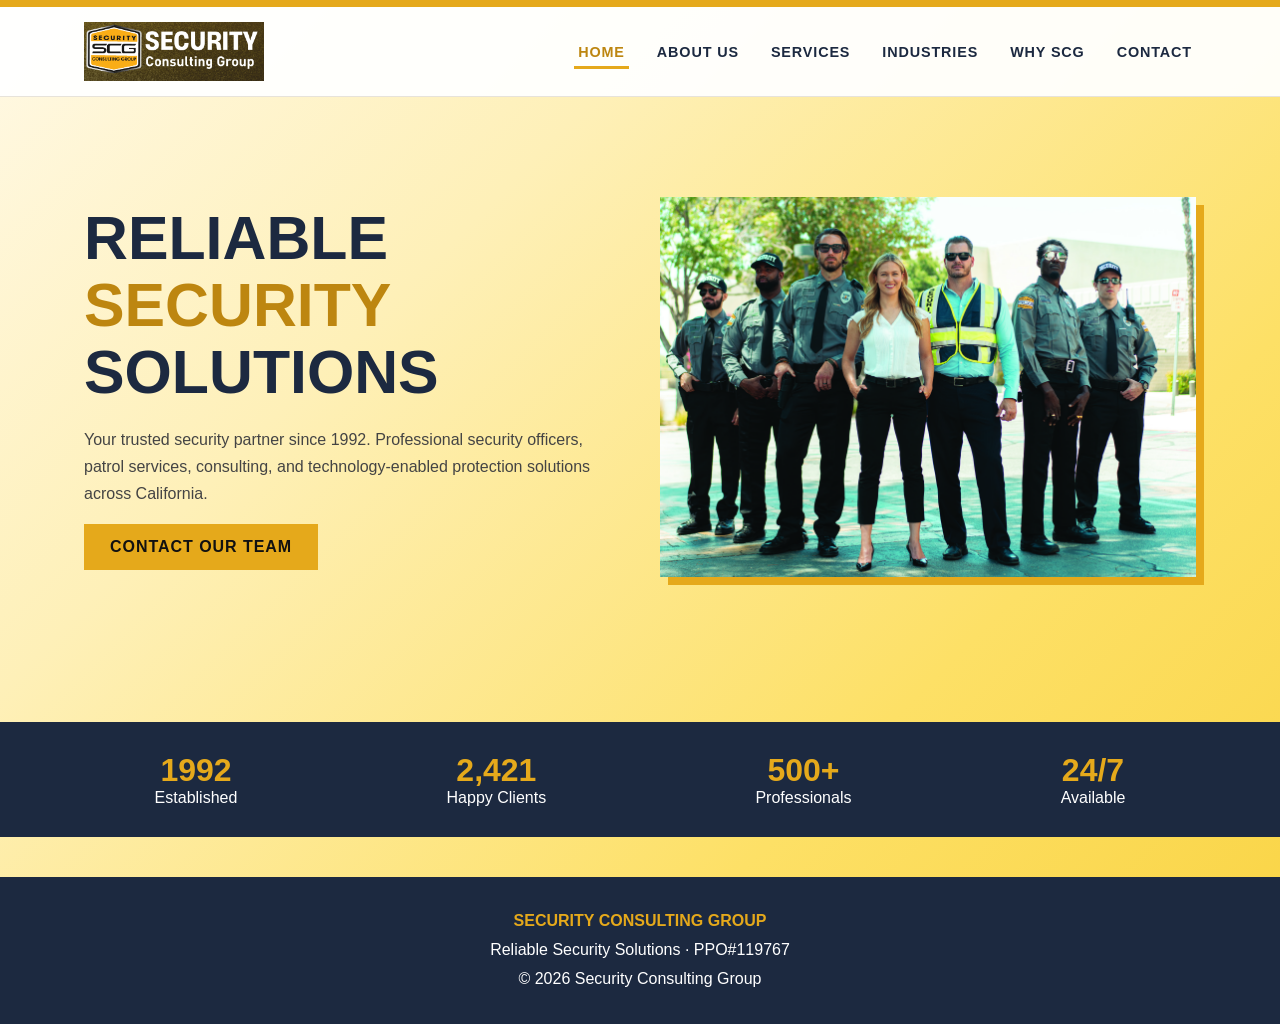
<file: index.html>
<!DOCTYPE html>
<html lang="en">
<head><meta charset="UTF-8"><meta name="viewport" content="width=device-width, initial-scale=1.0">
<title>SCG | Home</title><link rel="stylesheet" href="style.css"></head>
<body><div class="top-strip"></div><header><div class="nav-wrap">
<a class="brand" href="index.html"><img src="images/scg_logo_wordmark.png" alt="Security Consulting Group logo"></a>
<ul class="nav-links"><li><a href="index.html" class="active">Home</a></li><li><a href="about.html">About Us</a></li><li><a href="services.html">Services</a></li><li><a href="industries.html">Industries</a></li><li><a href="why-scg.html">Why SCG</a></li><li><a href="contact.html">Contact</a></li></ul></div></header>

<section><div class="hero"><div>
<h1>Reliable <span>Security</span> Solutions</h1>
<p>Your trusted security partner since 1992. Professional security officers, patrol services, consulting, and technology-enabled protection solutions across California.</p>
<a href="contact.html" class="btn">Contact Our Team</a></div>
<div class="hero-img"><img src="images/page_01_cover_security_team.jpeg" alt="Security team"></div></div></section>
<div class="stats"><div class="stats-inner"><div><strong>1992</strong>Established</div><div><strong>2,421</strong>Happy Clients</div><div><strong>500+</strong>Professionals</div><div><strong>24/7</strong>Available</div></div></div>

<footer><strong>SECURITY CONSULTING GROUP</strong><br>Reliable Security Solutions · PPO#119767<br>© 2026 Security Consulting Group</footer>
</body></html>
</file>
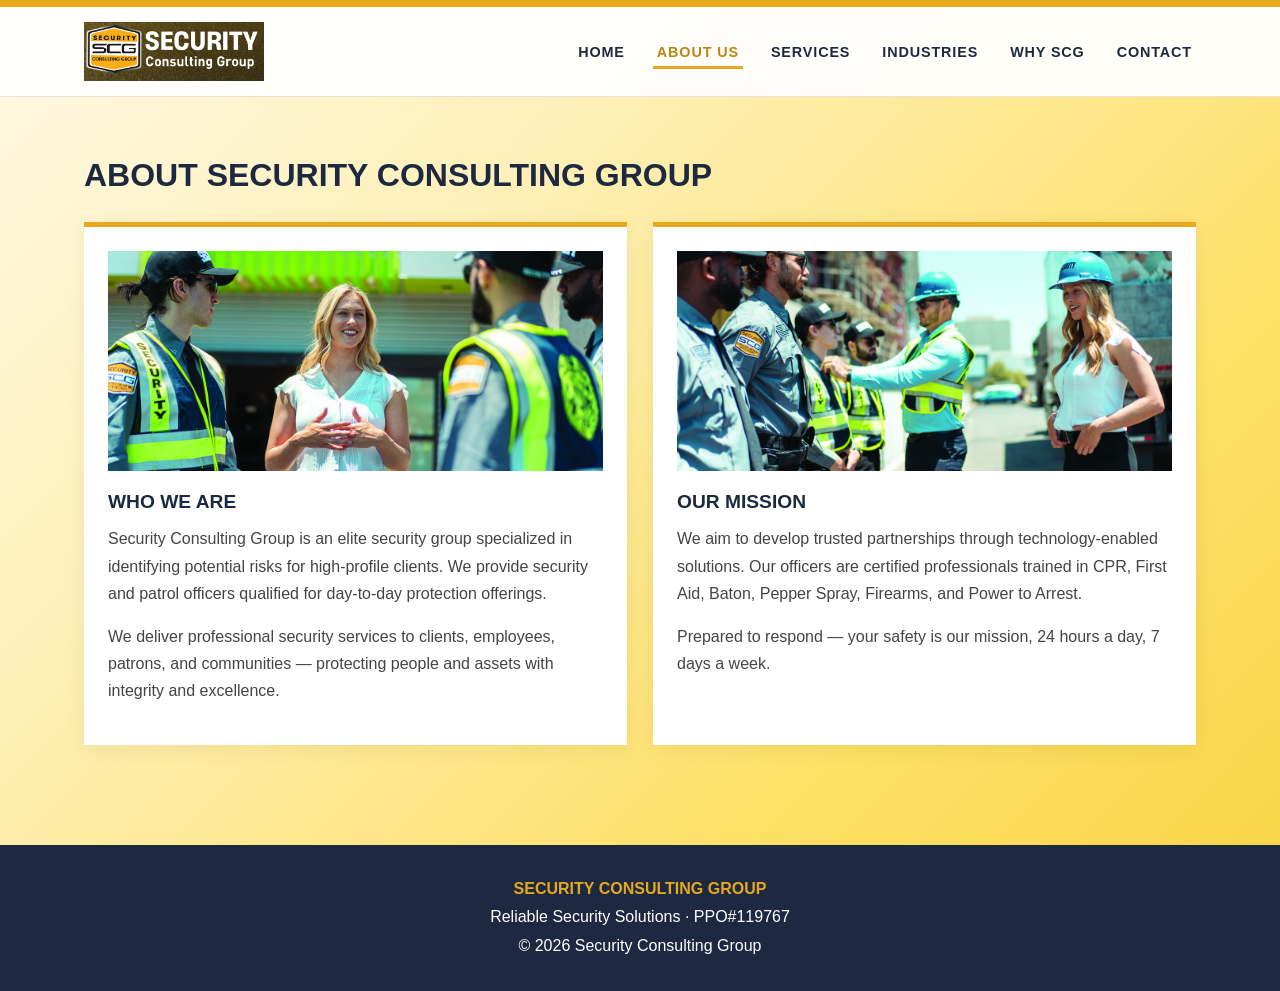
<file: about.html>
<!DOCTYPE html>
<html lang="en">
<head><meta charset="UTF-8"><meta name="viewport" content="width=device-width, initial-scale=1.0">
<title>SCG | About Us</title><link rel="stylesheet" href="style.css"></head>
<body><div class="top-strip"></div><header><div class="nav-wrap">
<a class="brand" href="index.html"><img src="images/scg_logo_wordmark.png" alt="Security Consulting Group logo"></a>
<ul class="nav-links"><li><a href="index.html">Home</a></li><li><a href="about.html" class="active">About Us</a></li><li><a href="services.html">Services</a></li><li><a href="industries.html">Industries</a></li><li><a href="why-scg.html">Why SCG</a></li><li><a href="contact.html">Contact</a></li></ul></div></header>

<section><h2>About Security Consulting Group</h2><div class="grid">
<div class="card card-pad"><img src="images/page_04_security_consulting_team.jpeg" alt="Security consulting team"><h3>Who We Are</h3>
<p>Security Consulting Group is an elite security group specialized in identifying potential risks for high-profile clients. We provide security and patrol officers qualified for day-to-day protection offerings.</p>
<p>We deliver professional security services to clients, employees, patrons, and communities — protecting people and assets with integrity and excellence.</p></div>
<div class="card card-pad"><img src="images/page_11_uniformed_security_officer.jpeg" alt="Uniformed security officer"><h3>Our Mission</h3>
<p>We aim to develop trusted partnerships through technology-enabled solutions. Our officers are certified professionals trained in CPR, First Aid, Baton, Pepper Spray, Firearms, and Power to Arrest.</p>
<p>Prepared to respond — your safety is our mission, 24 hours a day, 7 days a week.</p></div>
</div></section>

<footer><strong>SECURITY CONSULTING GROUP</strong><br>Reliable Security Solutions · PPO#119767<br>© 2026 Security Consulting Group</footer>
</body></html>
</file>
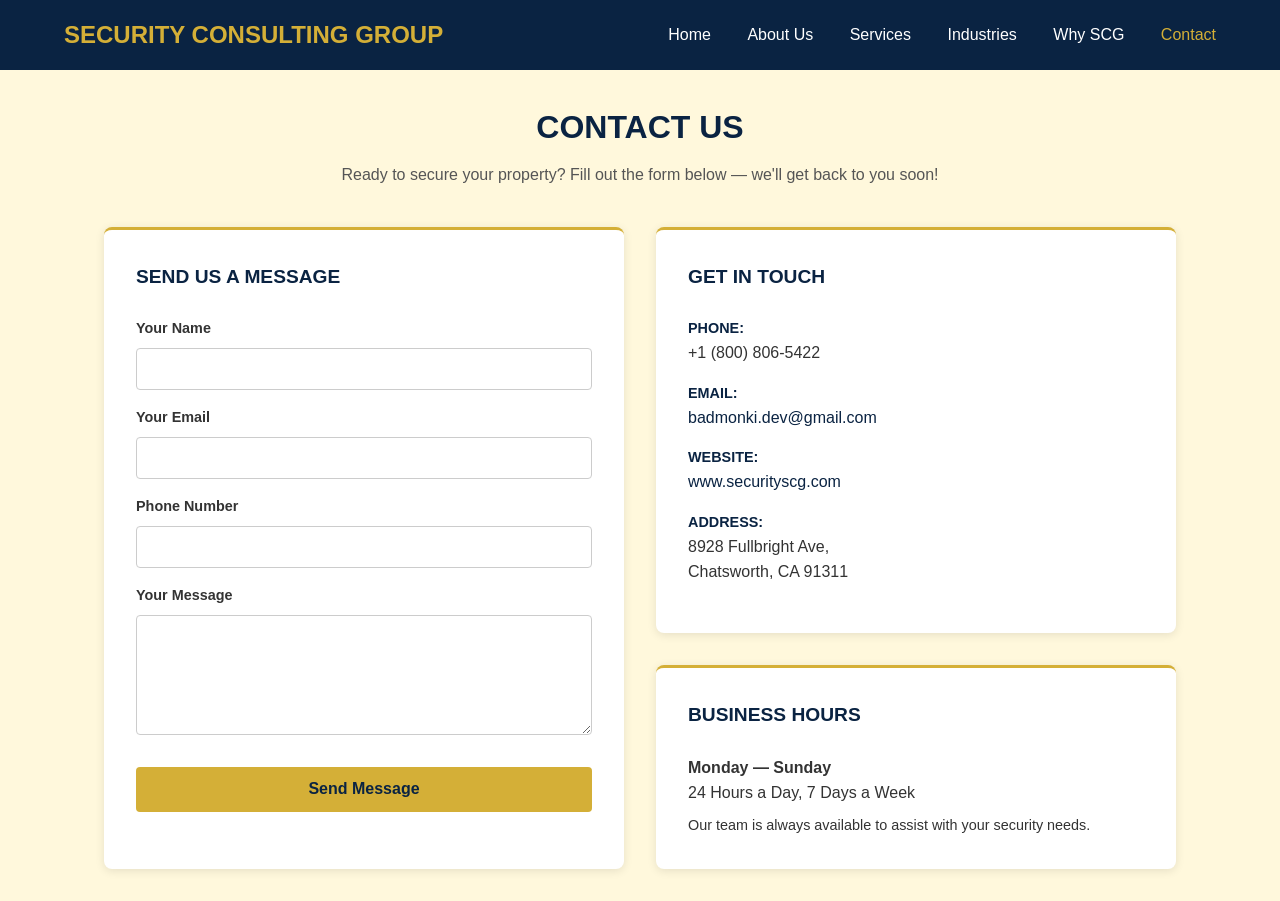
<file: contact.html>
<!DOCTYPE html>
<html lang="en">
<head>
    <meta charset="UTF-8">
    <meta name="viewport" content="width=device-width, initial-scale=1.0">
    <title>Contact Us - Security Consulting Group</title>
    <style>
        * {
            box-sizing: border-box;
            margin: 0;
            padding: 0;
            font-family: Arial, sans-serif;
        }

        body {
            background-color: #fff8dc;
            color: #333;
            line-height: 1.6;
        }

        header {
            background-color: #0a2342;
            padding: 1rem 5%;
            display: flex;
            justify-content: space-between;
            align-items: center;
        }

        .logo {
            color: #d4af37;
            font-size: 1.5rem;
            font-weight: bold;
        }

        nav a {
            color: white;
            text-decoration: none;
            margin-left: 2rem;
        }

        nav a:hover {
            color: #d4af37;
        }

        .container {
            max-width: 1200px;
            margin: 0 auto;
            padding: 2rem 5%;
        }

        h1 {
            text-align: center;
            color: #0a2342;
            font-size: 2rem;
            margin-bottom: 0.5rem;
        }

        .subtitle {
            text-align: center;
            color: #555;
            margin-bottom: 2.5rem;
        }

        .content-wrapper {
            display: grid;
            grid-template-columns: 1fr 1fr;
            gap: 2rem;
        }

        .card {
            background: white;
            padding: 2rem;
            border-radius: 8px;
            box-shadow: 0 2px 10px rgba(0,0,0,0.1);
            border-top: 3px solid #d4af37;
        }

        .card h2 {
            color: #0a2342;
            font-size: 1.2rem;
            margin-bottom: 1.5rem;
            text-transform: uppercase;
        }

        .form-group {
            margin-bottom: 1rem;
        }

        label {
            display: block;
            margin-bottom: 0.5rem;
            font-weight: bold;
            font-size: 0.9rem;
        }

        input, textarea {
            width: 100%;
            padding: 0.75rem;
            border: 1px solid #ccc;
            border-radius: 4px;
            font-size: 0.9rem;
        }

        textarea {
            min-height: 120px;
            resize: vertical;
        }

        button {
            background-color: #d4af37;
            color: #0a2342;
            border: none;
            padding: 0.85rem 2rem;
            font-size: 1rem;
            font-weight: bold;
            border-radius: 4px;
            cursor: pointer;
            width: 100%;
            margin-top: 0.5rem;
        }

        button:hover {
            background-color: #c99b2c;
        }

        .info-item {
            margin-bottom: 1rem;
        }

        .info-item strong {
            display: block;
            color: #0a2342;
            font-size: 0.9rem;
            text-transform: uppercase;
        }

        .info-item a {
            color: #0a2342;
            text-decoration: none;
        }

        .info-item a:hover {
            text-decoration: underline;
        }

        .hours {
            margin-top: 2rem;
        }

        @media (max-width: 768px) {
            .content-wrapper {
                grid-template-columns: 1fr;
            }
        }
    </style>
</head>
<body>

    <header>
        <div class="logo">SECURITY CONSULTING GROUP</div>
        <nav>
            <a href="index.html">Home</a>
            <a href="about.html">About Us</a>
            <a href="services.html">Services</a>
            <a href="industries.html">Industries</a>
            <a href="why-scg.html">Why SCG</a>
            <a href="contact.html" style="color: #d4af37;">Contact</a>
        </nav>
    </header>

    <div class="container">
        <h1>CONTACT US</h1>
        <p class="subtitle">Ready to secure your property? Fill out the form below — we'll get back to you soon!</p>

        <div class="content-wrapper">
            <!-- ✅ CONTACT FORM with Formspree -->
            <div class="card">
                <h2>Send Us a Message</h2>

                <form action="https://formspree.io/f/xoedlykn" method="POST">

                    <div class="form-group">
                        <label for="name">Your Name</label>
                        <input type="text" id="name" name="name" required>
                    </div>

                    <div class="form-group">
                        <label for="email">Your Email</label>
                        <input type="email" id="email" name="email" required>
                    </div>

                    <div class="form-group">
                        <label for="phone">Phone Number</label>
                        <input type="tel" id="phone" name="phone">
                    </div>

                    <div class="form-group">
                        <label for="message">Your Message</label>
                        <textarea id="message" name="message" required></textarea>
                    </div>

                    <button type="submit">Send Message</button>
                </form>
            </div>

            <!-- ✅ GET IN TOUCH INFO -->
            <div>
                <div class="card">
                    <h2>Get In Touch</h2>

                    <div class="info-item">
                        <strong>Phone:</strong>
                        +1 (800) 806-5422
                    </div>

                    <div class="info-item">
                        <strong>Email:</strong>
                        <a href="mailto:badmonki.dev@gmail.com">badmonki.dev@gmail.com</a>
                    </div>

                    <div class="info-item">
                        <strong>Website:</strong>
                        <a href="https://www.securityscg.com" target="_blank">www.securityscg.com</a>
                    </div>

                    <div class="info-item">
                        <strong>Address:</strong>
                        8928 Fullbright Ave,<br>
                        Chatsworth, CA 91311
                    </div>
                </div>

                <div class="card hours">
                    <h2>Business Hours</h2>
                    <p><strong>Monday — Sunday</strong></p>
                    <p>24 Hours a Day, 7 Days a Week</p>
                    <p style="margin-top: 0.5rem; font-size: 0.9rem;">Our team is always available to assist with your security needs.</p>
                </div>
            </div>
        </div>
    </div>

</body>
</html>
</file>
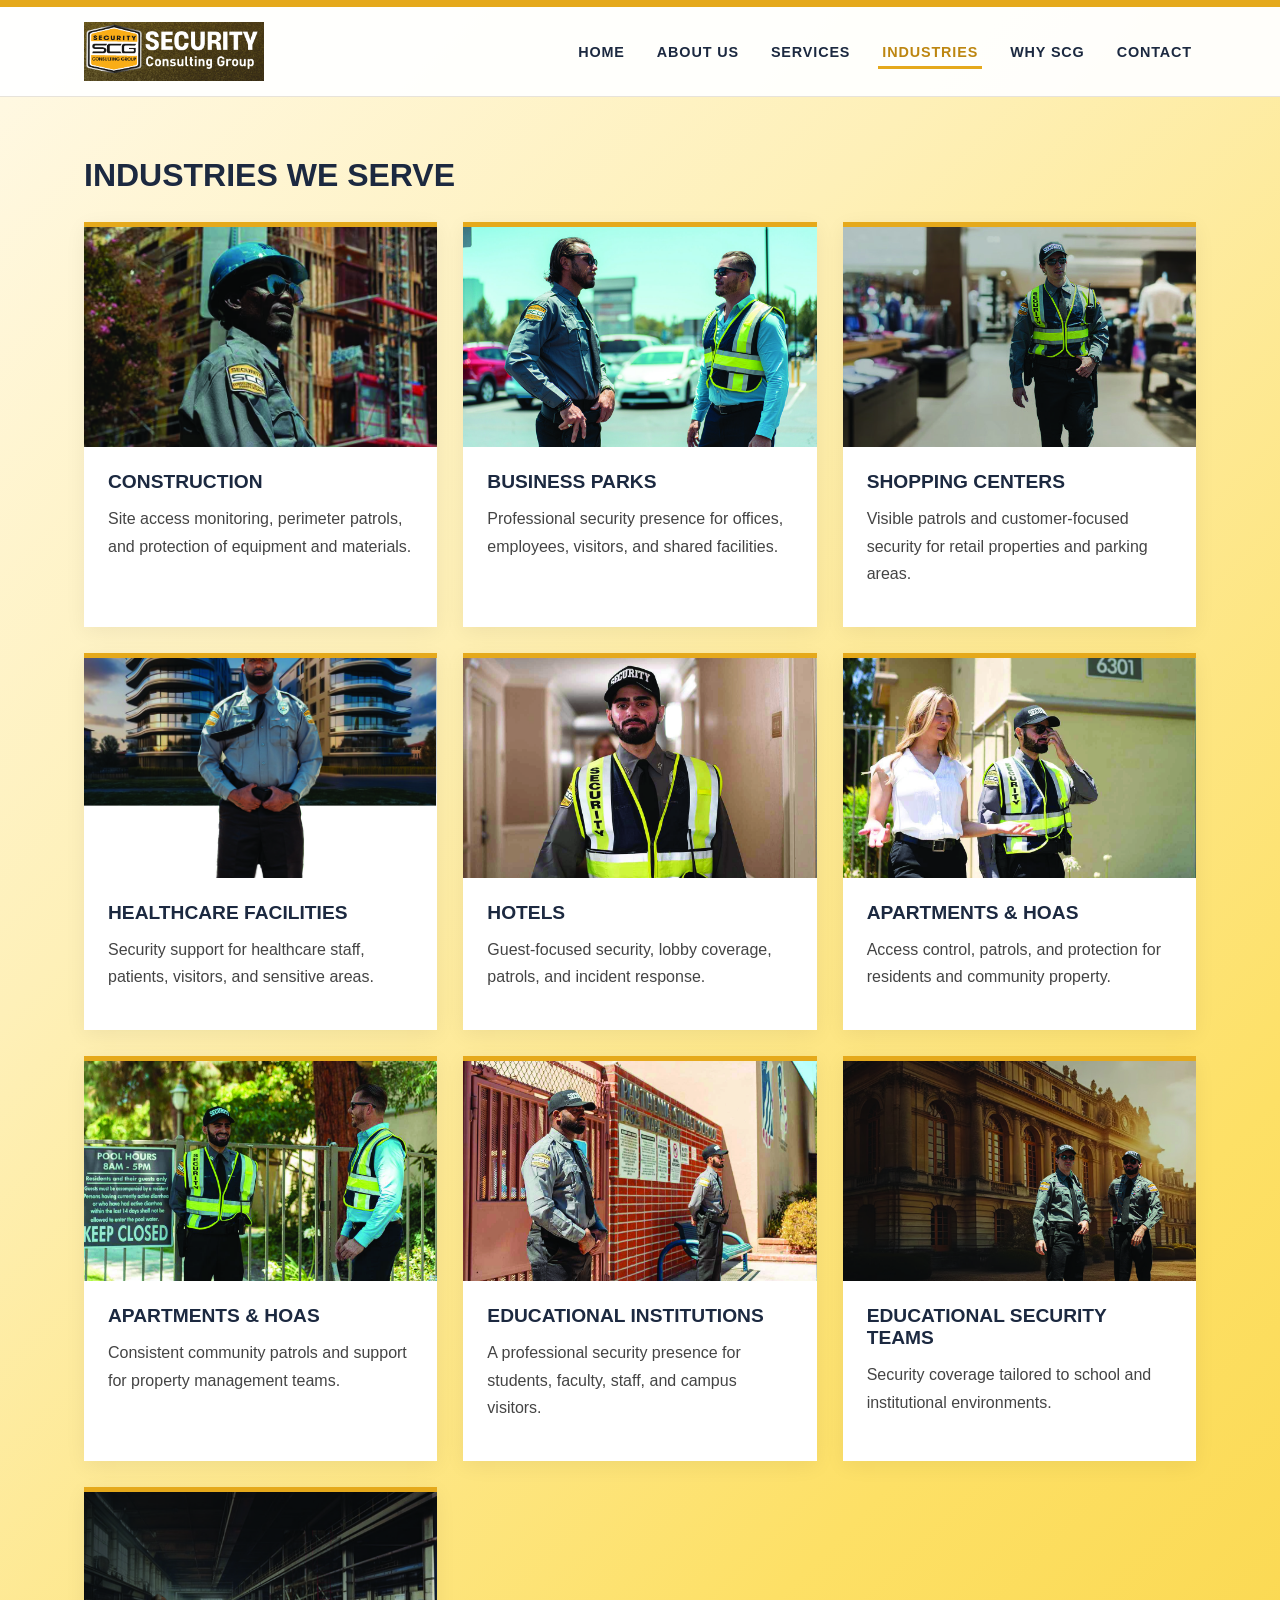
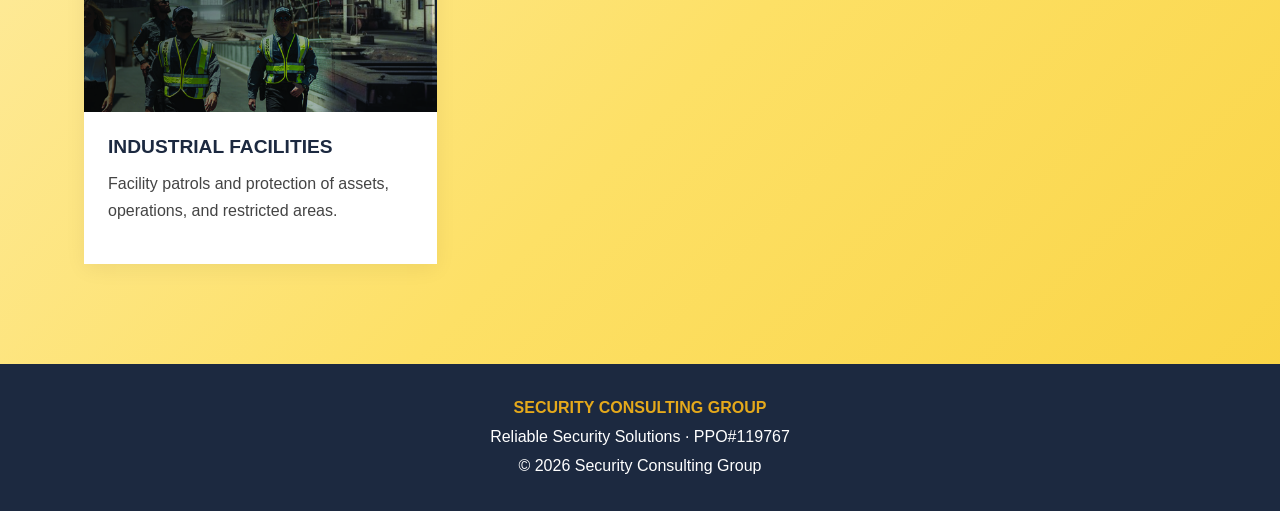
<file: industries.html>
<!DOCTYPE html>
<html lang="en">
<head><meta charset="UTF-8"><meta name="viewport" content="width=device-width, initial-scale=1.0">
<title>SCG | Industries</title><link rel="stylesheet" href="style.css"></head>
<body><div class="top-strip"></div><header><div class="nav-wrap">
<a class="brand" href="index.html"><img src="images/scg_logo_wordmark.png" alt="Security Consulting Group logo"></a>
<ul class="nav-links"><li><a href="index.html">Home</a></li><li><a href="about.html">About Us</a></li><li><a href="services.html">Services</a></li><li><a href="industries.html" class="active">Industries</a></li><li><a href="why-scg.html">Why SCG</a></li><li><a href="contact.html">Contact</a></li></ul></div></header>
<section><h2>Industries We Serve</h2><div class="grid"><article class="card"><img src="images/page_16_construction_site_security_detail.jpeg" alt="Construction"><div class="card-body"><h3>Construction</h3><p>Site access monitoring, perimeter patrols, and protection of equipment and materials.</p></div></article><article class="card"><img src="images/page_17_business_park_security.jpeg" alt="Business Parks"><div class="card-body"><h3>Business Parks</h3><p>Professional security presence for offices, employees, visitors, and shared facilities.</p></div></article><article class="card"><img src="images/page_18_shopping_center_security.jpeg" alt="Shopping Centers"><div class="card-body"><h3>Shopping Centers</h3><p>Visible patrols and customer-focused security for retail properties and parking areas.</p></div></article><article class="card"><img src="images/page_19_healthcare_facilities_security.jpeg" alt="Healthcare Facilities"><div class="card-body"><h3>Healthcare Facilities</h3><p>Security support for healthcare staff, patients, visitors, and sensitive areas.</p></div></article><article class="card"><img src="images/page_20_hotel_motel_security.jpeg" alt="Hotels"><div class="card-body"><h3>Hotels</h3><p>Guest-focused security, lobby coverage, patrols, and incident response.</p></div></article><article class="card"><img src="images/page_21_apartment_hoa_security.jpeg" alt="Apartments & HOAs"><div class="card-body"><h3>Apartments & HOAs</h3><p>Access control, patrols, and protection for residents and community property.</p></div></article><article class="card"><img src="images/page_22_apartment_hoa_security_detail.jpeg" alt="Apartments & HOAs"><div class="card-body"><h3>Apartments & HOAs</h3><p>Consistent community patrols and support for property management teams.</p></div></article><article class="card"><img src="images/page_23_educational_institutional_security.jpeg" alt="Educational Institutions"><div class="card-body"><h3>Educational Institutions</h3><p>A professional security presence for students, faculty, staff, and campus visitors.</p></div></article><article class="card"><img src="images/page_24_educational_security_team.jpeg" alt="Educational Security Teams"><div class="card-body"><h3>Educational Security Teams</h3><p>Security coverage tailored to school and institutional environments.</p></div></article><article class="card"><img src="images/page_25_industrial_security.jpeg" alt="Industrial Facilities"><div class="card-body"><h3>Industrial Facilities</h3><p>Facility patrols and protection of assets, operations, and restricted areas.</p></div></article></div></section>
<footer><strong>SECURITY CONSULTING GROUP</strong><br>Reliable Security Solutions · PPO#119767<br>© 2026 Security Consulting Group</footer>
</body></html>
</file>
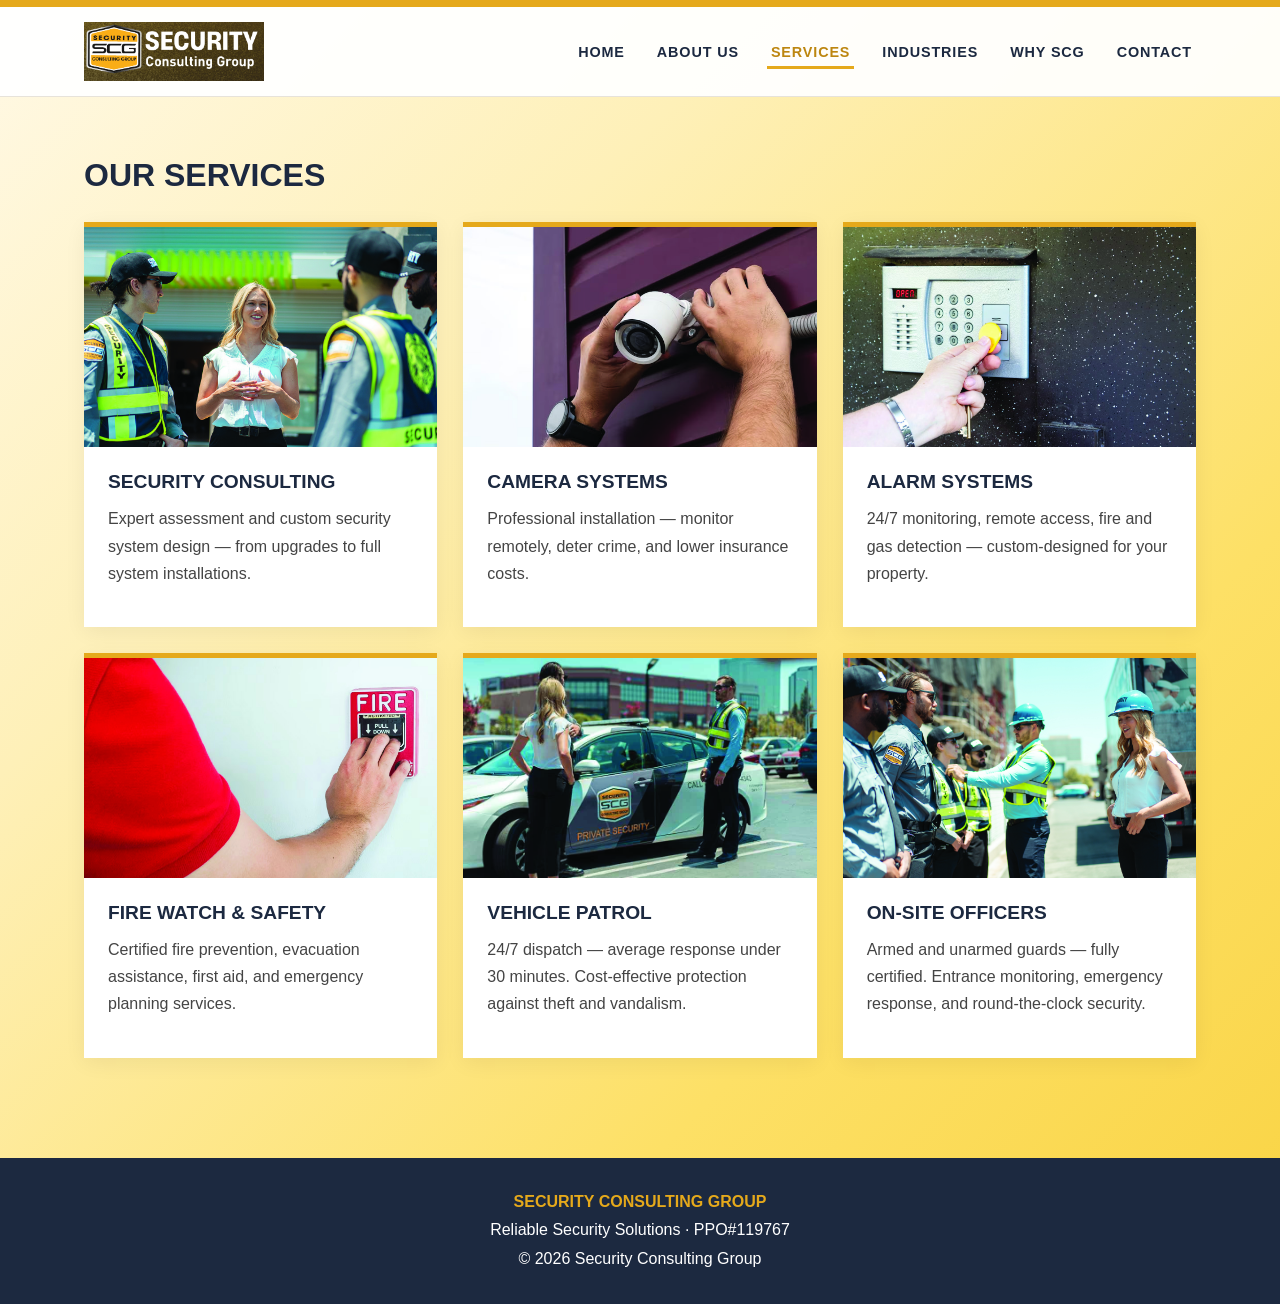
<file: services.html>
<!DOCTYPE html>
<html lang="en">
<head><meta charset="UTF-8"><meta name="viewport" content="width=device-width, initial-scale=1.0">
<title>SCG | Services</title><link rel="stylesheet" href="style.css"></head>
<body><div class="top-strip"></div><header><div class="nav-wrap">
<a class="brand" href="index.html"><img src="images/scg_logo_wordmark.png" alt="Security Consulting Group logo"></a>
<ul class="nav-links"><li><a href="index.html">Home</a></li><li><a href="about.html">About Us</a></li><li><a href="services.html" class="active">Services</a></li><li><a href="industries.html">Industries</a></li><li><a href="why-scg.html">Why SCG</a></li><li><a href="contact.html">Contact</a></li></ul></div></header>
<section><h2>Our Services</h2><div class="grid"><article class="card"><img src="images/page_04_security_consulting_team.jpeg" alt="Security Consulting"><div class="card-body"><h3>Security Consulting</h3><p>Expert assessment and custom security system design — from upgrades to full system installations.</p></div></article><article class="card"><img src="images/page_05_security_camera_installation.jpeg" alt="Camera Systems"><div class="card-body"><h3>Camera Systems</h3><p>Professional installation — monitor remotely, deter crime, and lower insurance costs.</p></div></article><article class="card"><img src="images/page_06_alarm_system.jpeg" alt="Alarm Systems"><div class="card-body"><h3>Alarm Systems</h3><p>24/7 monitoring, remote access, fire and gas detection — custom-designed for your property.</p></div></article><article class="card"><img src="images/page_07_fire_watch_safety.jpeg" alt="Fire Watch & Safety"><div class="card-body"><h3>Fire Watch & Safety</h3><p>Certified fire prevention, evacuation assistance, first aid, and emergency planning services.</p></div></article><article class="card"><img src="images/page_08_marked_vehicle_patrol.jpeg" alt="Vehicle Patrol"><div class="card-body"><h3>Vehicle Patrol</h3><p>24/7 dispatch — average response under 30 minutes. Cost-effective protection against theft and vandalism.</p></div></article><article class="card"><img src="images/page_11_uniformed_security_officer.jpeg" alt="On-Site Officers"><div class="card-body"><h3>On-Site Officers</h3><p>Armed and unarmed guards — fully certified. Entrance monitoring, emergency response, and round-the-clock security.</p></div></article></div></section>
<footer><strong>SECURITY CONSULTING GROUP</strong><br>Reliable Security Solutions · PPO#119767<br>© 2026 Security Consulting Group</footer>
</body></html>
</file>
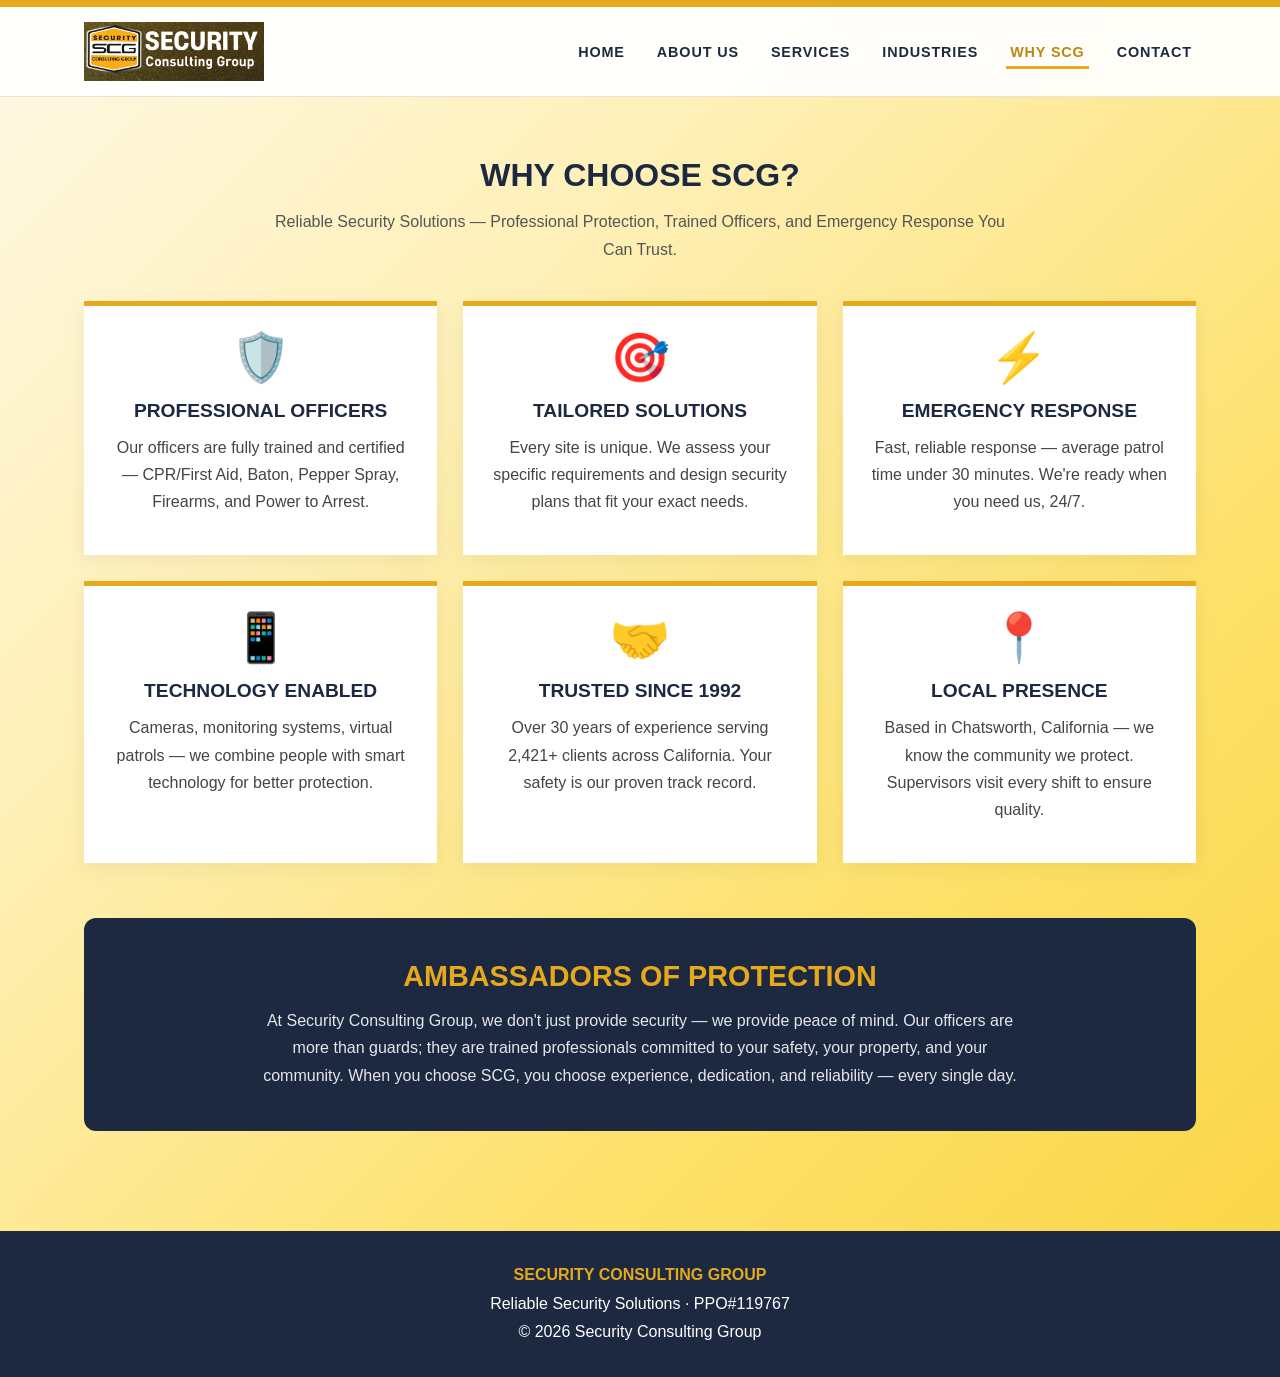
<file: why-scg.html>
<!DOCTYPE html>
<html lang="en"><head><meta charset="UTF-8"><meta name="viewport" content="width=device-width, initial-scale=1.0">
<title>SCG | Why SCG</title><link rel="stylesheet" href="style.css"></head><body><div class="top-strip"></div>
<header><div class="nav-wrap">
<a class="brand" href="index.html"><img src="images/scg_logo_wordmark.png" alt="Security Consulting Group logo"></a>
<ul class="nav-links">
<li><a href="index.html">Home</a></li><li><a href="about.html">About Us</a></li>
<li><a href="services.html">Services</a></li><li><a href="industries.html">Industries</a></li>
<li><a href="why-scg.html" class="active">Why SCG</a></li>
<li><a href="contact.html" >Contact</a></li>
</ul></div></header>
<section><h2 class="section-title">Why Choose SCG?</h2>
<p class="section-subtitle">Reliable Security Solutions — Professional Protection, Trained Officers, and Emergency Response You Can Trust.</p>
<div class="grid">
<div class="card card-pad" style="text-align:center"><div class="feature-icon">🛡️</div><h3>Professional Officers</h3><p>Our officers are fully trained and certified — CPR/First Aid, Baton, Pepper Spray, Firearms, and Power to Arrest.</p></div>
<div class="card card-pad" style="text-align:center"><div class="feature-icon">🎯</div><h3>Tailored Solutions</h3><p>Every site is unique. We assess your specific requirements and design security plans that fit your exact needs.</p></div>
<div class="card card-pad" style="text-align:center"><div class="feature-icon">⚡</div><h3>Emergency Response</h3><p>Fast, reliable response — average patrol time under 30 minutes. We're ready when you need us, 24/7.</p></div>
<div class="card card-pad" style="text-align:center"><div class="feature-icon">📱</div><h3>Technology Enabled</h3><p>Cameras, monitoring systems, virtual patrols — we combine people with smart technology for better protection.</p></div>
<div class="card card-pad" style="text-align:center"><div class="feature-icon">🤝</div><h3>Trusted Since 1992</h3><p>Over 30 years of experience serving 2,421+ clients across California. Your safety is our proven track record.</p></div>
<div class="card card-pad" style="text-align:center"><div class="feature-icon">📍</div><h3>Local Presence</h3><p>Based in Chatsworth, California — we know the community we protect. Supervisors visit every shift to ensure quality.</p></div>
</div>
<div class="highlight-section"><h3>Ambassadors of Protection</h3>
<p>At Security Consulting Group, we don't just provide security — we provide peace of mind. Our officers are more than guards; they are trained professionals committed to your safety, your property, and your community. When you choose SCG, you choose experience, dedication, and reliability — every single day.</p></div>
</section><footer><strong>SECURITY CONSULTING GROUP</strong><br>
Reliable Security Solutions · PPO#119767<br>© <span id="year"></span> Security Consulting Group</footer>
<script>document.getElementById("year").textContent = new Date().getFullYear();</script></body></html>
</file>
<file: style.css>
:root{--navy:#1c2940;--gold:#e5a91b;--gold-dark:#bd8610;--line:#e7e3da;--max:1160px}
*{box-sizing:border-box;margin:0;padding:0;font-family:Arial,Helvetica,sans-serif}
body{background:linear-gradient(135deg,#fff9e6 0%,#fef0b8 30%,#fde066 70%,#f9d342 100%);min-height:100vh;color:#202020}
img{max-width:100%;display:block}a{text-decoration:none;color:inherit}
.top-strip{height:7px;background:var(--gold)}
header{background:rgba(255,255,255,.94);border-bottom:1px solid var(--line);position:sticky;top:0;z-index:50}
.nav-wrap{max-width:var(--max);margin:auto;padding:15px 24px;display:flex;align-items:center;justify-content:space-between;flex-wrap:wrap;gap:20px}
.brand img{width:180px;height:auto;object-fit:contain}
.nav-links{display:flex;flex-wrap:wrap;gap:24px;list-style:none}
.nav-links a{color:var(--navy);font-size:.9rem;font-weight:700;text-transform:uppercase;letter-spacing:.06em;padding:6px 4px;border-bottom:3px solid transparent}
.nav-links a:hover,.nav-links a.active{color:var(--gold-dark);border-bottom-color:var(--gold)}
section{max-width:var(--max);margin:0 auto;padding:60px 24px;min-height:65vh}
h1{font-size:clamp(2rem,5vw,3.8rem);text-transform:uppercase;color:var(--navy);line-height:1.1;margin-bottom:20px}
h1 span{color:var(--gold-dark)}h2{font-size:2rem;text-transform:uppercase;color:var(--navy);margin-bottom:28px}
h3{color:var(--navy);font-size:1.2rem;text-transform:uppercase;margin-bottom:12px}
p{font-size:1rem;line-height:1.7;color:#444;margin-bottom:16px}
.hero{display:grid;grid-template-columns:1fr 1fr;gap:40px;align-items:center;padding-top:40px}
.hero-img{box-shadow:8px 8px 0 var(--gold);background:#e9dfc4}
.hero-img img{width:100%;height:380px;object-fit:cover}
.btn{display:inline-block;background:var(--gold);color:#111;font-weight:800;text-transform:uppercase;letter-spacing:.06em;padding:14px 26px;transition:.2s}
.btn:hover{background:var(--navy);color:white}
.stats{background:var(--navy);color:white;padding:30px 24px;margin-top:40px}
.stats-inner{max-width:var(--max);margin:auto;display:flex;justify-content:space-around;flex-wrap:wrap;gap:20px;text-align:center}
.stats strong{display:block;font-size:2rem;color:var(--gold)}
.grid{display:grid;grid-template-columns:repeat(auto-fit,minmax(min(100%,300px),1fr));gap:26px}
.card{background:white;border-top:5px solid var(--gold);box-shadow:0 5px 20px rgba(0,0,0,.06);overflow:hidden}
.card img{width:100%;height:220px;object-fit:cover;background:#e9dfc4}
.card-body,.card-pad{padding:24px}
.card-pad img{margin-bottom:20px}
footer{background:var(--navy);color:white;text-align:center;padding:30px;margin-top:40px;line-height:1.8}
footer strong{color:var(--gold)}
.contact-panel{background:white;padding:30px;border-top:5px solid var(--gold);box-shadow:0 5px 20px rgba(0,0,0,.06);max-width:760px}
.contact-panel label{display:block;font-weight:bold;color:var(--navy);margin:14px 0 6px}
.contact-panel input,.contact-panel textarea{width:100%;padding:12px;border:1px solid #ccc;font-size:1rem}
.contact-panel textarea{min-height:130px;resize:vertical}
@media(max-width:820px){.hero{grid-template-columns:1fr}.hero-img img{height:280px}.nav-links{gap:12px}.nav-wrap{padding:14px 18px}section{padding:40px 18px}}

.section-title{text-align:center;margin-bottom:14px}
.section-subtitle{text-align:center;max-width:760px;margin:0 auto 38px;color:#555}
.contact-item{margin-bottom:20px}
.contact-item strong{display:block;color:var(--navy);font-size:.9rem;text-transform:uppercase;letter-spacing:.05em;margin-bottom:5px}
.contact-item a,.contact-item span{color:#2c5282;font-size:1rem}
.feature-icon{font-size:3rem;margin-bottom:14px}
.highlight-section{background:var(--navy);color:white;border-radius:12px;padding:42px 30px;margin-top:55px;text-align:center}
.highlight-section h3{font-size:1.8rem;color:var(--gold);margin-bottom:14px}
.highlight-section p{max-width:760px;margin:0 auto;color:#e5e7eb}
</file>
